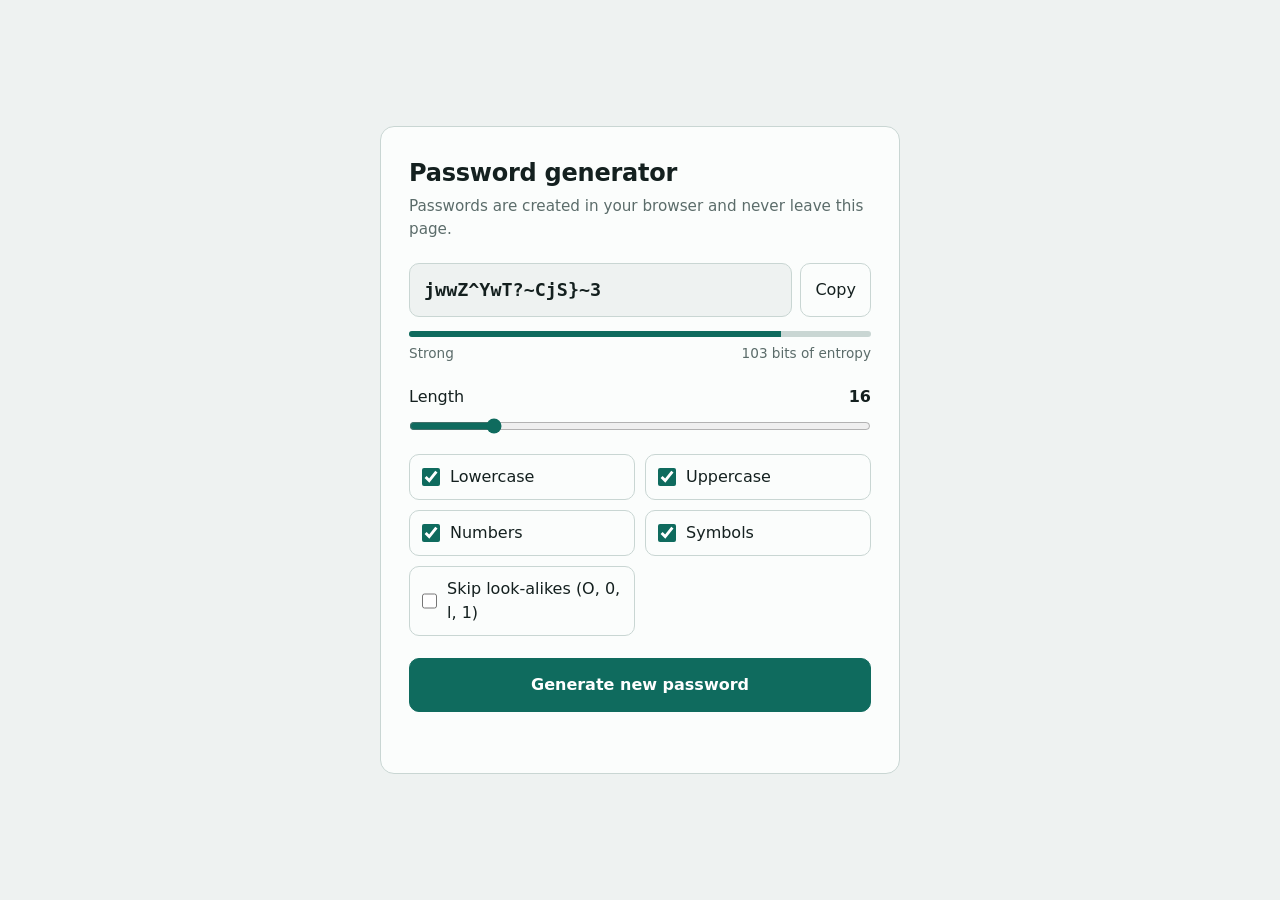
<file: Password Generator/index.html>
<!DOCTYPE html>
<html lang="en">
<head>
<meta charset="utf-8">
<meta name="viewport" content="width=device-width, initial-scale=1, viewport-fit=cover">
<title>Password generator</title>
<link rel="stylesheet" href="style.css">
</head>
<body>
<main>
  <h1>Password generator</h1>
  <p class="sub">Passwords are created in your browser and never leave this page.</p>

  <div class="out">
    <div id="pw" role="textbox" aria-readonly="true" aria-label="Generated password" tabindex="0"></div>
    <button id="copy" type="button" aria-label="Copy password">Copy</button>
  </div>

  <div class="meter" aria-live="polite">
    <div class="bar"><i id="fill"></i></div>
    <div class="meta"><span id="label">Strength</span><span id="bits"></span></div>
  </div>

  <div class="row"><label for="len">Length</label><output id="lenOut">16</output></div>
  <input id="len" type="range" min="6" max="64" value="16">

  <fieldset>
    <label class="opt"><input type="checkbox" id="lower" checked> Lowercase</label>
    <label class="opt"><input type="checkbox" id="upper" checked> Uppercase</label>
    <label class="opt"><input type="checkbox" id="nums" checked> Numbers</label>
    <label class="opt"><input type="checkbox" id="syms" checked> Symbols</label>
    <label class="opt"><input type="checkbox" id="ambig"> Skip look-alikes (O, 0, l, 1)</label>
  </fieldset>

  <button id="gen" class="primary gen" type="button">Generate new password</button>
  <p id="msg" role="status"></p>
</main>

<script src="file.js"></script>
</body>
</html>
</file>
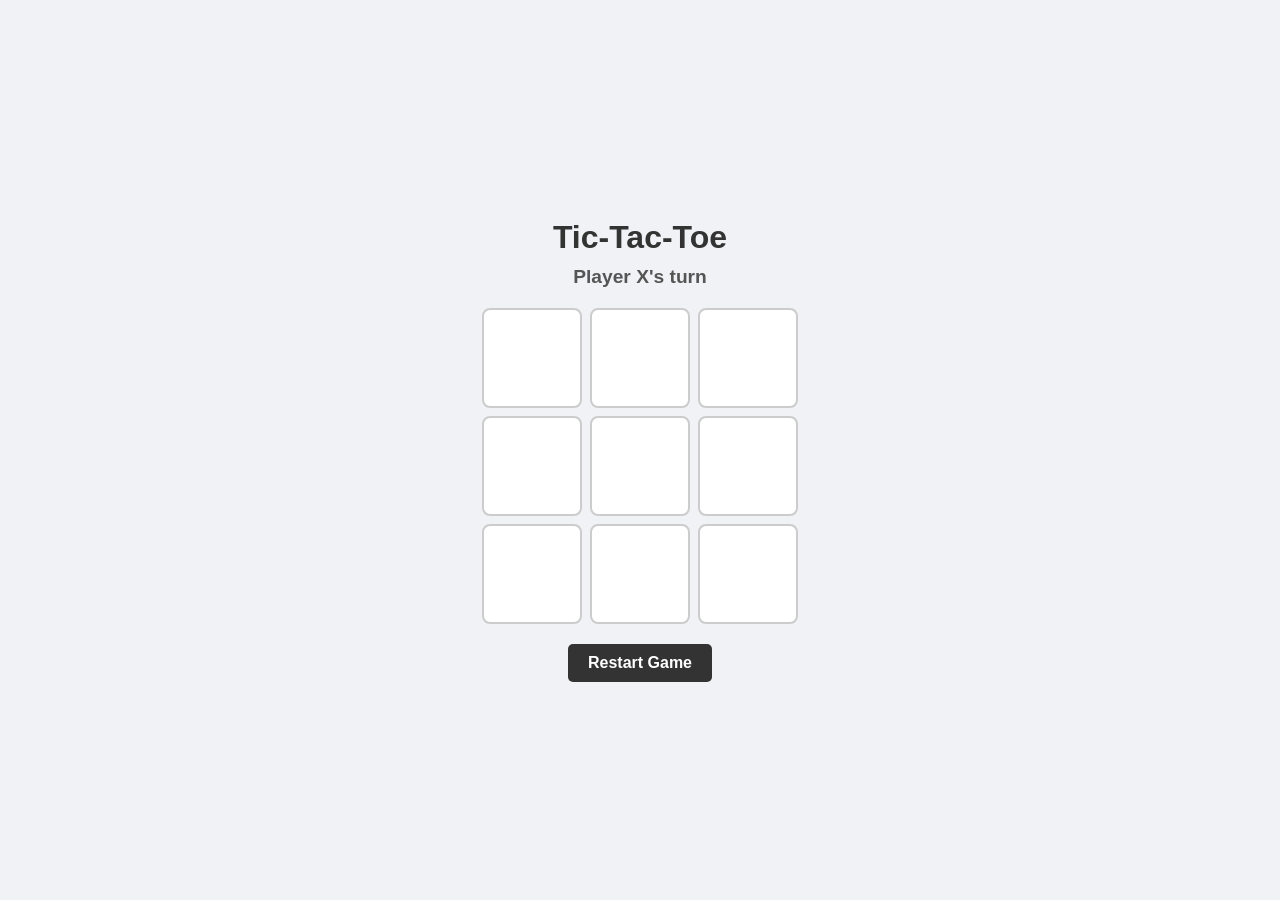
<file: tictactoe/index.html>
<!DOCTYPE html>
<html lang="en">
<head>
    <meta charset="UTF-8">
    <meta name="viewport" content="width=device-width, initial-scale=1.0">
    <title>Tic-Tac-Toe Game</title>
    <link rel="stylesheet" href="style.css">
</head>
<body>
    <div class="game-container">
        <h1>Tic-Tac-Toe</h1>
        <div id="status">Player X's turn</div>
        
        <div class="board">
            <div class="cell" data-index="0"></div>
            <div class="cell" data-index="1"></div>
            <div class="cell" data-index="2"></div>
            <div class="cell" data-index="3"></div>
            <div class="cell" data-index="4"></div>
            <div class="cell" data-index="5"></div>
            <div class="cell" data-index="6"></div>
            <div class="cell" data-index="7"></div>
            <div class="cell" data-index="8"></div>
        </div>
        
        <button id="reset-btn">Restart Game</button>
    </div>

    <script src="script.js"></script>
</body>
</html>
</file>
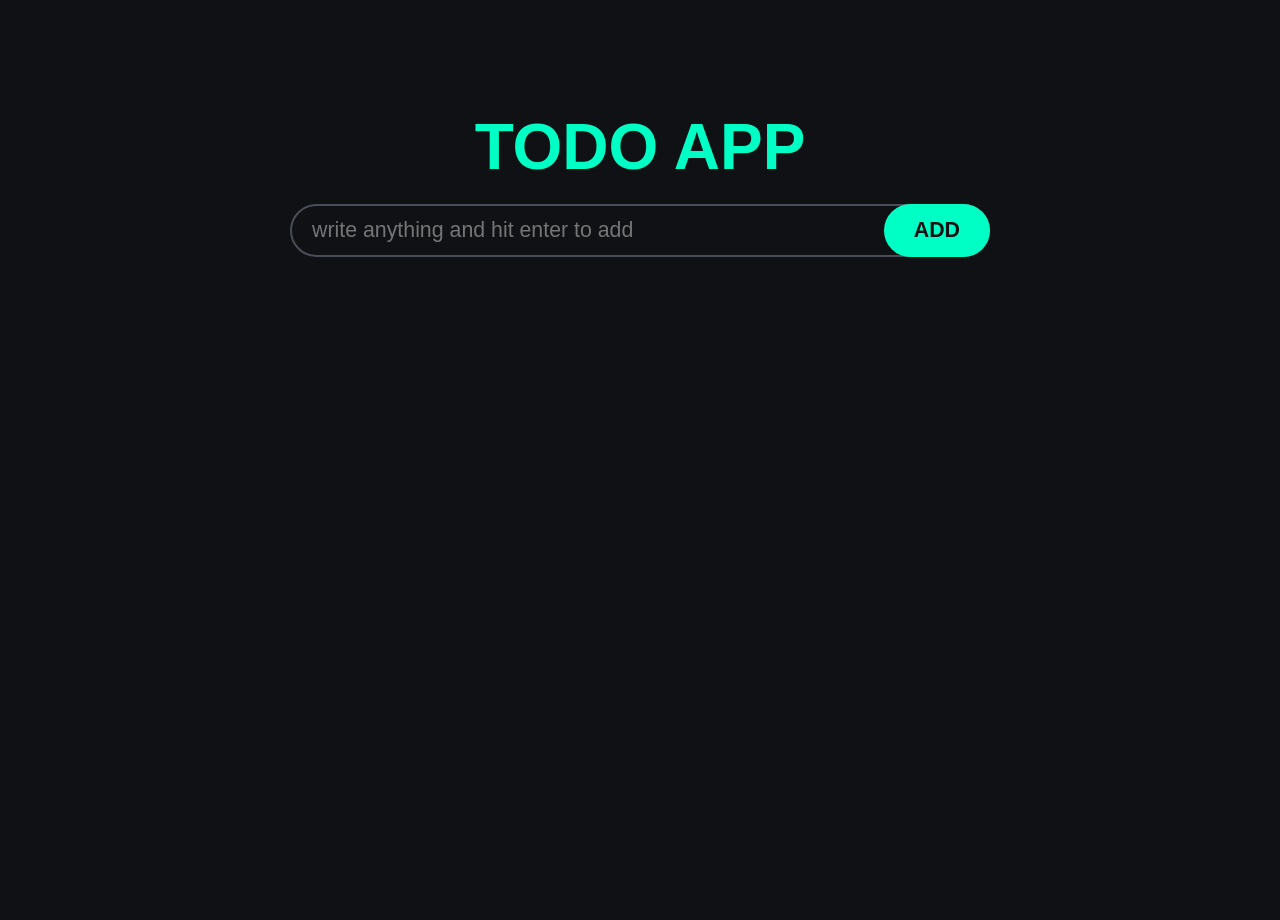
<file: todolist/index.html>
<!DOCTYPE html>
<html lang="en">
<head>
    <meta charset="UTF-8">
    <meta name="viewport" content="width=device-width, initial-scale=1.0">
    <title>Todo App</title>
    <link rel="icon" type="image/png" href="../images/favicon.png">
    <link rel="stylesheet" href="style.css">
</head>
<body>
    <h1>Todo App</h1>
    <div class="wrapper">
        <form>
            <input id="todo-input" type="text" 
            placeholder="write anything and hit enter to add" autocomplete="off">
            <button id="add-button">ADD</button>
        </form>
        <ul id="todo-list">
            <li class="todo">
                <input type="checkbox" id="todo-1">
                <label class="custom-checkbox" for="todo-1">
                    <svg fill="transparent" xmlns="http://www.w3.org/2000/svg" height="24" viewBox="0 -960 960 960" width="24">
                        <path d="M382-240 154-468l57-57 171 171 367-367 57 57-424 424Z"/>
                    </svg>
                </label>
                <label for="todo-1" class="todo-text">
                    webdev project with html, css and js
                </label>
                <button class="delete-button">
                    <svg fill="var(--secondary-color)" xmlns="http://www.w3.org/2000/svg" height="24" viewBox="0 -960 960 960" width="24">
                        <path d="M280-120q-33 0-56.5-23.5T200-200v-520h-40v-80h200v-40h240v40h200v80h-40v520q0 33-23.5 56.5T680-120H280Zm400-600H280v520h400v-520ZM360-280h80v-360h-80v360Zm160 0h80v-360h-80v360ZM280-720v520-520Z"/>
                    </svg>
                </button>
            </li>
            <li class="todo">
                <input type="checkbox" id="todo-2">
                <label class="custom-checkbox" for="todo-2">
                    <svg fill="transparent" xmlns="http://www.w3.org/2000/svg" height="24" viewBox="0 -960 960 960" width="24">
                        <path d="M382-240 154-468l57-57 171 171 367-367 57 57-424 424Z"/>
                    </svg>
                </label>
                <label for="todo-2" class="todo-text">
                    webdev project with html, css and js
                </label>
                <button class="delete-button">
                    <svg fill="var(--secondary-color)" xmlns="http://www.w3.org/2000/svg" height="24" viewBox="0 -960 960 960" width="24">
                        <path d="M280-120q-33 0-56.5-23.5T200-200v-520h-40v-80h200v-40h240v40h200v80h-40v520q0 33-23.5 56.5T680-120H280Zm400-600H280v520h400v-520ZM360-280h80v-360h-80v360Zm160 0h80v-360h-80v360ZM280-720v520-520Z"/>
                    </svg>
                </button>
            </li> 
        </ul>
    </div>
     <script src="app.js" defer></script>
</body>
</html>
</file>
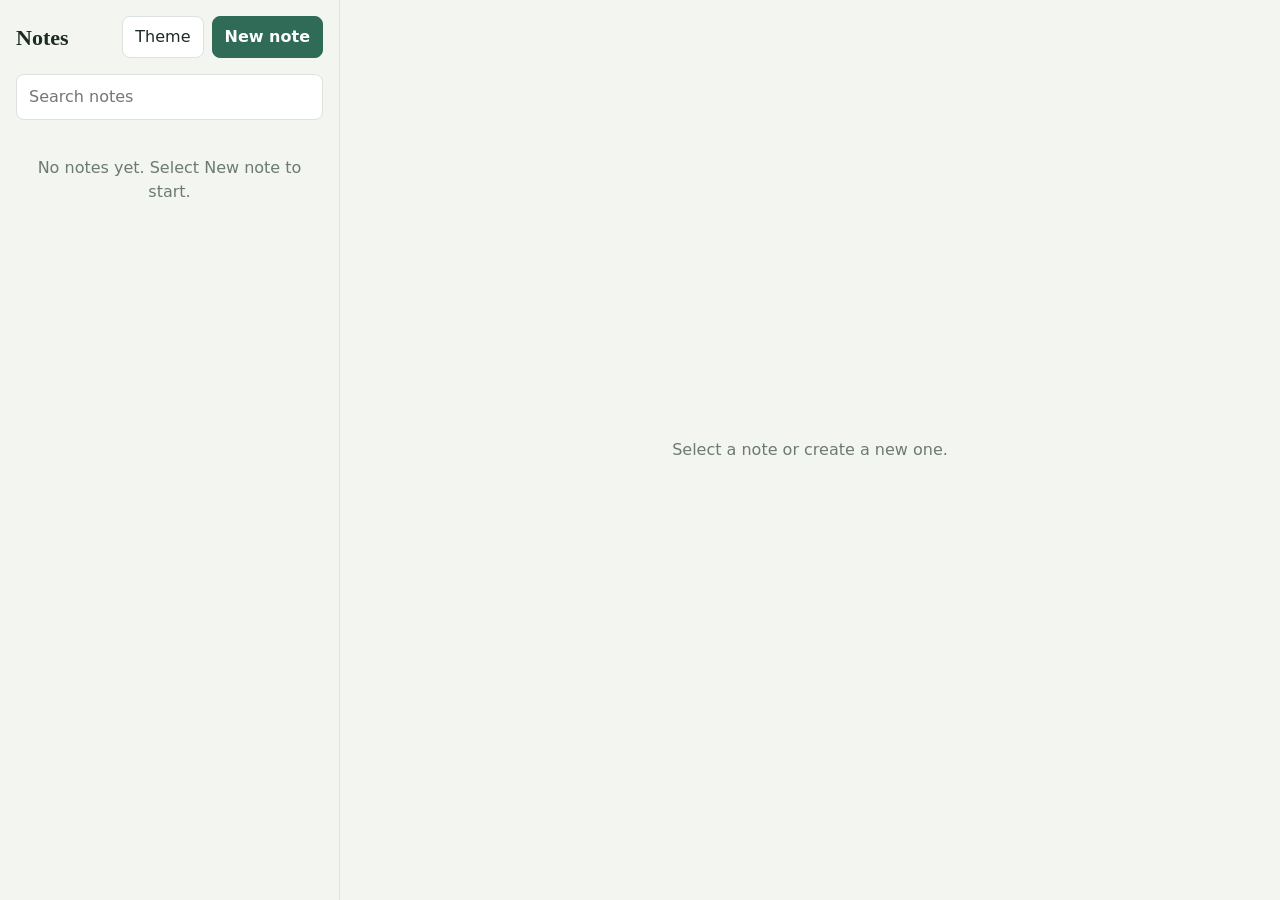
<file: notes app/notes.html>
<!DOCTYPE html>
<html lang="en">
<head>
  <meta charset="utf-8">
  <title>Notes</title>
  <meta name="viewport" content="width=device-width, initial-scale=1">
  <link rel="stylesheet" href="style.css">
</head>
<body>
  <div class="app" id="app">
    <aside class="side">
      <div class="top">
        <h1>Notes</h1>
        <button class="btn" id="theme" aria-label="Toggle dark mode">Theme</button>
        <button class="btn primary" id="new">New note</button>
      </div>
      <input class="search" id="q" type="search" placeholder="Search notes" aria-label="Search notes">
      <ul class="list" id="list"></ul>
    </aside>
    <main class="main" id="main"></main>
  </div>
  <script src="script.js"></script>
</body>
</html>
</file>
<file: Password Generator/style.css>
:root {
  --bg: #eef2f1;
  --panel: #fbfdfc;
  --ink: #14201f;
  --muted: #5b6c6a;
  --line: #c9d6d3;

  --accent: #0f6b5e;
  --accent-ink: #ffffff;

  --weak: #b3382c;
  --ok: #b7791f;
  --strong: #0f6b5e;

  color-scheme: light;
}

@media (prefers-color-scheme: dark) {
  :root:not([data-theme="light"]) {
    --bg: #0e1514;
    --panel: #162120;
    --ink: #e5f0ee;
    --muted: #93a9a5;
    --line: #2a3a38;

    --accent: #4cc3b0;
    --accent-ink: #06201b;

    --weak: #ef7b6d;
    --ok: #e0b25a;
    --strong: #4cc3b0;

    color-scheme: dark;
  }
}

:root[data-theme="dark"] {
  --bg: #0e1514;
  --panel: #162120;
  --ink: #e5f0ee;
  --muted: #93a9a5;
  --line: #2a3a38;

  --accent: #4cc3b0;
  --accent-ink: #06201b;

  --weak: #ef7b6d;
  --ok: #e0b25a;
  --strong: #4cc3b0;

  color-scheme: dark;
}

*,
*::before,
*::after {
  box-sizing: border-box;
}

:root {
  box-sizing: border-box;
  padding-top: env(safe-area-inset-top, 0px);
  padding-bottom: env(safe-area-inset-bottom, 0px);
}

html {
  scroll-padding-top: env(safe-area-inset-top, 0px);
}

body {
  margin: 0;
  padding: 24px 16px;
  min-height: 100vh;
  display: grid;
  place-items: center;

  background: var(--bg);
  color: var(--ink);
  font: 16px/1.5 "Inter", system-ui, -apple-system, "Segoe UI", sans-serif;
}

main {
  width: 100%;
  max-width: 520px;
  padding: 28px;

  background: var(--panel);
  border: 1px solid var(--line);
  border-radius: 14px;
}

h1 {
  margin: 0 0 4px;
  font-size: 1.5rem;
  letter-spacing: -0.01em;
}

p.sub {
  margin: 0 0 22px;
  color: var(--muted);
  font-size: 0.95rem;
}

output {
  font-weight: 600;
  font-variant-numeric: tabular-nums;
}

button {
  padding: 0 14px;
  font: inherit;
  color: var(--ink);
  background: var(--panel);
  border: 1px solid var(--line);
  border-radius: 10px;
  cursor: pointer;
}

button:hover {
  border-color: var(--accent);
}

button.primary {
  font-weight: 600;
  color: var(--accent-ink);
  background: var(--accent);
  border-color: var(--accent);
}

.gen {
  width: 100%;
  padding: 14px;
  font-size: 1rem;
}

.out {
  display: flex;
  gap: 8px;
  align-items: stretch;
}

#pw {
  flex: 1;
  min-width: 0;
  padding: 14px;

  font: 600 1.15rem/1.3 ui-monospace, "SF Mono", Menlo, Consolas, monospace;
  color: var(--ink);
  background: var(--bg);
  border: 1px solid var(--line);
  border-radius: 10px;

  white-space: nowrap;
  overflow-x: auto;
}

.meter {
  margin: 14px 0 22px;
}

.bar {
  height: 6px;
  border-radius: 3px;
  background: var(--line);
  overflow: hidden;
}

.bar i {
  display: block;
  height: 100%;
  width: 0;
  background: var(--weak);
  transition: width 0.2s, background 0.2s;
}

.meta {
  display: flex;
  justify-content: space-between;
  margin-top: 6px;
  font-size: 0.85rem;
  color: var(--muted);
}

.row {
  display: flex;
  justify-content: space-between;
  align-items: center;
  margin-bottom: 8px;
}

input[type="range"] {
  width: 100%;
  margin: 0 0 20px;
  accent-color: var(--accent);
}

fieldset {
  display: grid;
  grid-template-columns: 1fr 1fr;
  gap: 10px;
  margin: 0 0 22px;
  padding: 0;
  border: 0;
}

label.opt {
  display: flex;
  align-items: center;
  gap: 10px;
  padding: 10px 12px;
  border: 1px solid var(--line);
  border-radius: 10px;
  cursor: pointer;
}

label.opt input {
  width: 18px;
  height: 18px;
  margin: 0;
  accent-color: var(--accent);
}

#msg {
  min-height: 1.4em;
  margin: 12px 0 0;
  font-size: 0.9rem;
  color: var(--muted);
  text-align: center;
}

button:focus-visible,
input:focus-visible {
  outline: 2px solid var(--accent);
  outline-offset: 2px;
}

@media (max-width: 420px) {
  fieldset {
    grid-template-columns: 1fr;
  }
}
</file>
<file: tictactoe/style.css>
* {
    box-sizing: border-box;
    margin: 0;
    padding: 0;
}

body {
    font-family: 'Segoe UI', Tahoma, Geneva, Verdana, sans-serif;
    background-color: #f0f2f5;
    display: flex;
    justify-content: center;
    align-items: center;
    height: 100vh;
}

.game-container {
    text-align: center;
}

h1 {
    color: #333;
    margin-bottom: 10px;
}

#status {
    font-size: 1.2rem;
    font-weight: bold;
    color: #555;
    margin-bottom: 20px;
}

.board {
    display: grid;
    grid-template-columns: repeat(3, 100px);
    grid-template-rows: repeat(3, 100px);
    gap: 8px;
    margin: 0 auto 20px auto;
}

.cell {
    background-color: #fff;
    border: 2px solid #ccc;
    border-radius: 8px;
    font-size: 2.5rem;
    font-weight: bold;
    display: flex;
    justify-content: center;
    align-items: center;
    cursor: pointer;
    transition: background-color 0.2s, transform 0.1s;
}

.cell:hover {
    background-color: #e3f2fd;
}

.cell:active {
    transform: scale(0.95);
}

.cell.X {
    color: #ef5350;
}

.cell.O {
    color: #42a5f5;
}

#reset-btn {
    padding: 10px 20px;
    font-size: 1rem;
    font-weight: bold;
    background-color: #333;
    color: #fff;
    border: none;
    border-radius: 5px;
    cursor: pointer;
    transition: background-color 0.2s;
}

#reset-btn:hover {
    background-color: #555;
}
</file>
<file: todolist/style.css>
:root{
    --background: #101114;
    --primary-color: #1C1D20;
    --secondary-color: #4A4D57;
    --accent-color: #00FFC4;
    --text-color: #F9F9F9;
}
*{
    margin: 0;
    padding: 0;
}
html{
  font-family: 'Segoe UI', Tahoma, Geneva, Verdana, sans-serif;
  font-size: 16pt;
  color: var(--text-color);
}
body{
    min-height: 100vh;
    padding: 10px;
    background-color: var(--background);
    display: flex;
    flex-direction: column;
    align-items: center;
}
h1{
    margin-top: 100px;
    margin-bottom: 20px;
    font-size: 3rem;
    font-weight: 800;
    text-transform: uppercase;
    text-align: center;
    color: var(--accent-color);
}
.wrapper{
    width: 700px;
    max-width: 100%;
    display: flex;
    flex-direction: column;
    gap: 10px;
}
#todo-input{
    box-sizing: border-box;
    padding: 12px 20px;
    width: 100%;
    background: none;
    border: 2px solid var(--secondary-color);
    border-radius: 1000px;
    font: inherit;
    color: var(--text-color);
    caret-color: var(--accent-color);
}
#todo-input:focus{
    outline: none;
}
form{
    position: relative;
}
#add-button{
    position: absolute;
    top: 0;
    right: 0;

    background-color: var(--accent-color);
    height: 100%;
    padding: 0 30px;
    border: none;
    border-radius: 1000px;
    font: inherit;
    font-weight: 600;
    color: var(--background);
    cursor: pointer;
}
.todo{
    margin-bottom: 10px;
    padding: 0 16px;
    background-color: var(--primary-color);
    border-radius: 15px;
    display: flex;
    align-items: center;
}
.todo .todo-text{
    padding: 15px;
    padding-right: 0;
    flex-grow: 1;
    transition: 200ms ease;
}
.delete-button{
    padding: 3px;
    background: none;
    border: none;
    display: flex;
    justify-content: center;
    align-items: center;
    cursor: pointer;
}
.delete-button svg{
    transition: 200ms ease;
}
.delete-button:hover svg{
    fill: #ff0033;
}
.custom-checkbox{
    border: 2px solid var(--accent-color);
    border-radius: 50%;
    min-height: 20px;
    min-width: 20px;
    display: flex;
    justify-content: center;
    align-items: center;
    flex-shrink: 0;
    transition: 200ms ease;
    cursor: pointer;
}
input[type="checkbox"]:checked ~ .custom-checkbox{
    background-color: var(--accent-color);
}
input[type="checkbox"]:checked ~ .custom-checkbox svg{
    fill: var(--primary-color);
}
input[type="checkbox"]:checked ~ .todo-text{
    text-decoration: line-through;
    color: var(--secondary-color);
}
input[type="checkbox"]{
    display: none;
}
@media(max-width: 500px){
    html{
        font-size: 12pt;
    }
    #add-button{
        position: unset;
        width: 100%;
        margin-top: 10px;
        padding: 15px;
        height: auto;
    }
    h1{
        margin-top: 50px;
        font-size: 15vw;
    }
}
</file>
<file: notes app/style.css>
/* ===== Theme colors ===== */
:root {
  --bg: #f3f5f1;
  --surface: #ffffff;
  --ink: #1d2a24;
  --muted: #6b7a72;
  --line: #dde3dc;
  --accent: #2f6b57;
  --accent-ink: #ffffff;
  --pin: #e0a526;
  --danger: #b3402f;
}

/* Dark mode: follows the system setting unless the user chose light */
@media (prefers-color-scheme: dark) {
  :root:not([data-theme="light"]) {
    --bg: #141a17;
    --surface: #1d2521;
    --ink: #e8eee9;
    --muted: #8d9d94;
    --line: #2b3631;
    --accent: #5fb596;
    --accent-ink: #10201a;
    --pin: #e8b84a;
    --danger: #e27b6a;
  }
}

/* Dark mode: chosen with the Theme button */
:root[data-theme="dark"] {
  --bg: #141a17;
  --surface: #1d2521;
  --ink: #e8eee9;
  --muted: #8d9d94;
  --line: #2b3631;
  --accent: #5fb596;
  --accent-ink: #10201a;
  --pin: #e8b84a;
  --danger: #e27b6a;
}

/* ===== Base ===== */
* {
  box-sizing: border-box;
}

body {
  margin: 0;
  background: var(--bg);
  color: var(--ink);
  font-family: system-ui, -apple-system, "Segoe UI", sans-serif;
  line-height: 1.5;
}

button,
input,
textarea {
  font: inherit;
  color: inherit;
}

:focus-visible {
  outline: 2px solid var(--accent);
  outline-offset: 2px;
}

/* ===== Layout (full screen) ===== */
.app {
  display: grid;
  grid-template-columns: 340px 1fr;
  height: 100vh;
  height: 100dvh;
  width: 100%;
}

.side {
  border-right: 1px solid var(--line);
  display: flex;
  flex-direction: column;
  min-height: 0;
}

.top {
  padding: 16px;
  display: flex;
  gap: 8px;
  align-items: center;
}

.top h1 {
  font-family: Georgia, "Times New Roman", serif;
  font-size: 22px;
  margin: 0 auto 0 0;
  font-weight: 700;
}

/* ===== Buttons ===== */
.btn {
  border: 1px solid var(--line);
  background: var(--surface);
  border-radius: 8px;
  padding: 8px 12px;
  cursor: pointer;
}

.btn:hover {
  border-color: var(--accent);
}

.btn.primary {
  background: var(--accent);
  color: var(--accent-ink);
  border-color: var(--accent);
  font-weight: 600;
}

.btn.danger {
  color: var(--danger);
}

.pinbtn[aria-pressed="true"] {
  border-color: var(--pin);
  color: var(--pin);
}

/* ===== Search ===== */
.search {
  margin: 0 16px 12px;
  padding: 10px 12px;
  border: 1px solid var(--line);
  border-radius: 8px;
  background: var(--surface);
  width: calc(100% - 32px);
}

/* ===== Notes list ===== */
.list {
  overflow: auto;
  flex: 1;
  padding: 0 8px 16px;
  margin: 0;
  list-style: none;
}

.item {
  padding: 10px 12px;
  border-radius: 8px;
  cursor: pointer;
  border: 1px solid transparent;
}

.item:hover {
  background: var(--surface);
}

.item.active {
  background: var(--surface);
  border-color: var(--accent);
}

.item .t {
  font-weight: 600;
  white-space: nowrap;
  overflow: hidden;
  text-overflow: ellipsis;
  display: flex;
  gap: 6px;
}

.item .p {
  color: var(--muted);
  font-size: 14px;
  white-space: nowrap;
  overflow: hidden;
  text-overflow: ellipsis;
}

.item .d {
  color: var(--muted);
  font-size: 12px;
}

.pinmark {
  color: var(--pin);
}

.group {
  padding: 10px 12px 4px;
  color: var(--muted);
  font-size: 13px;
  font-weight: 600;
}

.empty {
  color: var(--muted);
  padding: 24px 16px;
  text-align: center;
}

/* ===== Editor ===== */
.main {
  display: flex;
  flex-direction: column;
  min-height: 0;
  padding: 16px 24px;
}

.bar {
  display: flex;
  gap: 8px;
  align-items: center;
  margin-bottom: 12px;
}

.bar .meta {
  color: var(--muted);
  font-size: 13px;
  margin-right: auto;
}

.title {
  border: 0;
  background: transparent;
  font-family: Georgia, "Times New Roman", serif;
  font-size: 30px;
  font-weight: 700;
  width: 100%;
  padding: 4px 0;
  outline: none;
}

.body {
  flex: 1;
  border: 0;
  background: transparent;
  resize: none;
  width: 100%;
  font-size: 17px;
  line-height: 1.65;
  padding: 8px 0;
  outline: none;
  max-width: 100%;
}

.title::placeholder,
.body::placeholder {
  color: var(--muted);
}

.blank {
  margin: auto;
  text-align: center;
  color: var(--muted);
}

.back {
  display: none;
}

/* ===== Mobile ===== */
@media (max-width: 760px) {
  .app {
    grid-template-columns: 1fr;
  }

  .main {
    display: none;
  }

  .app.editing .side {
    display: none;
  }

  .app.editing .main {
    display: flex;
    padding: 12px 16px;
  }

  .back {
    display: inline-block;
  }

  .side {
    border-right: 0;
  }
}
</file>
